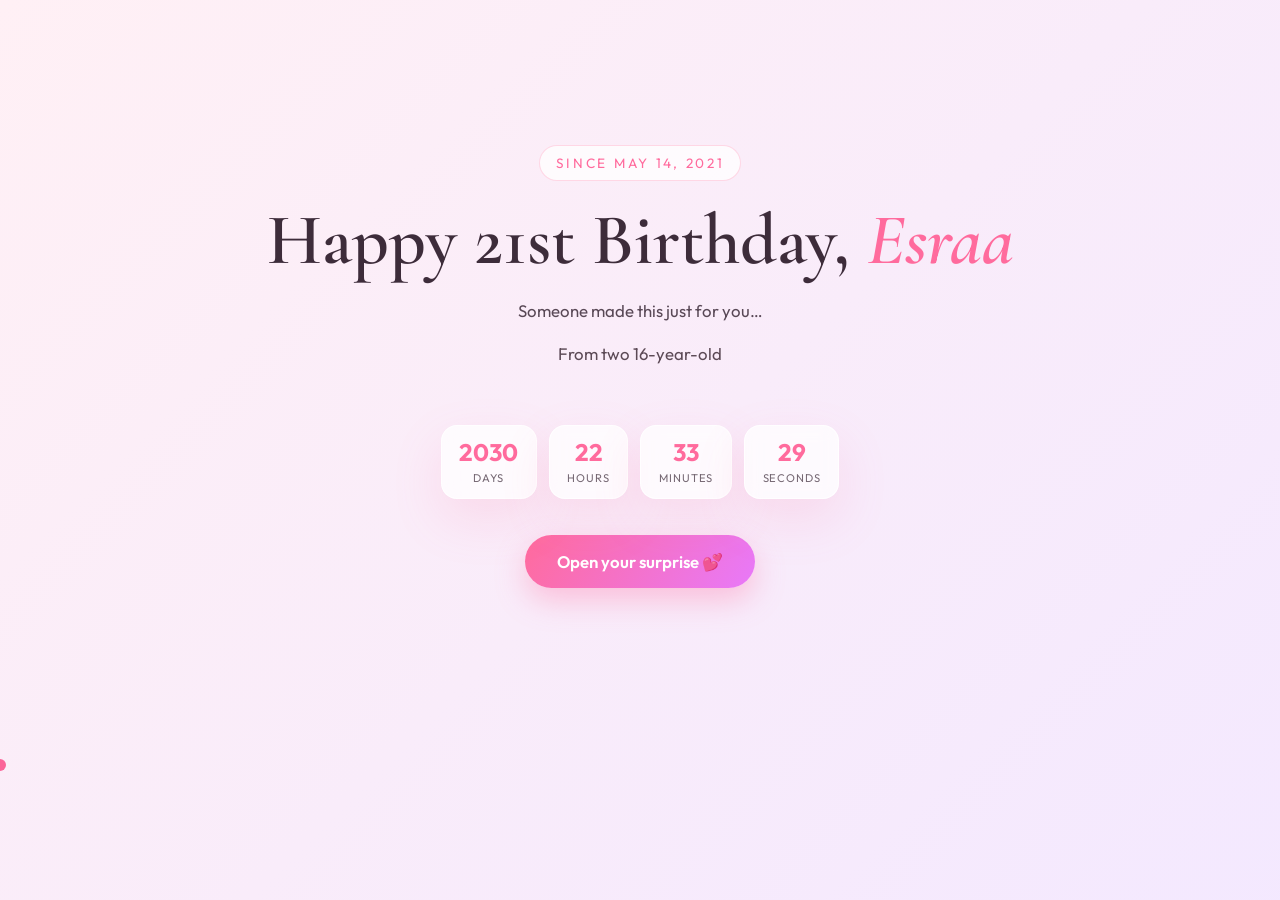
<file: index.html>
<!DOCTYPE html>
<html lang="en">
<head>
  <meta charset="UTF-8">
  <meta name="viewport" content="width=device-width, initial-scale=1.0">
  <meta name="description" content="A birthday surprise made with love.">
  <title>Happy Birthday — Her Name</title>
  <link rel="stylesheet" href="css/style.css">
</head>
<body>
  <div class="confetti-layer" aria-hidden="true"></div>
  <main class="page hero">
    <p class="hero-badge">Since May 14, 2021</p>
    <h1 data-landing-title>Happy 21st Birthday, <span data-her-name>My Love</span></h1>
    <p class="hero-sub" data-landing-sub>Someone made this just for you…</p>
    <p class="typing" data-typing aria-live="polite"></p>
    <div class="counter-box" data-counter aria-label="Time together since we met"></div>
    <button type="button" class="btn" data-enter>Open your surprise</button>
  </main>
  <script src="js/config.js"></script>
  <script src="js/shared.js"></script>
  <script src="js/index.js"></script>
</body>
</html>
</file>
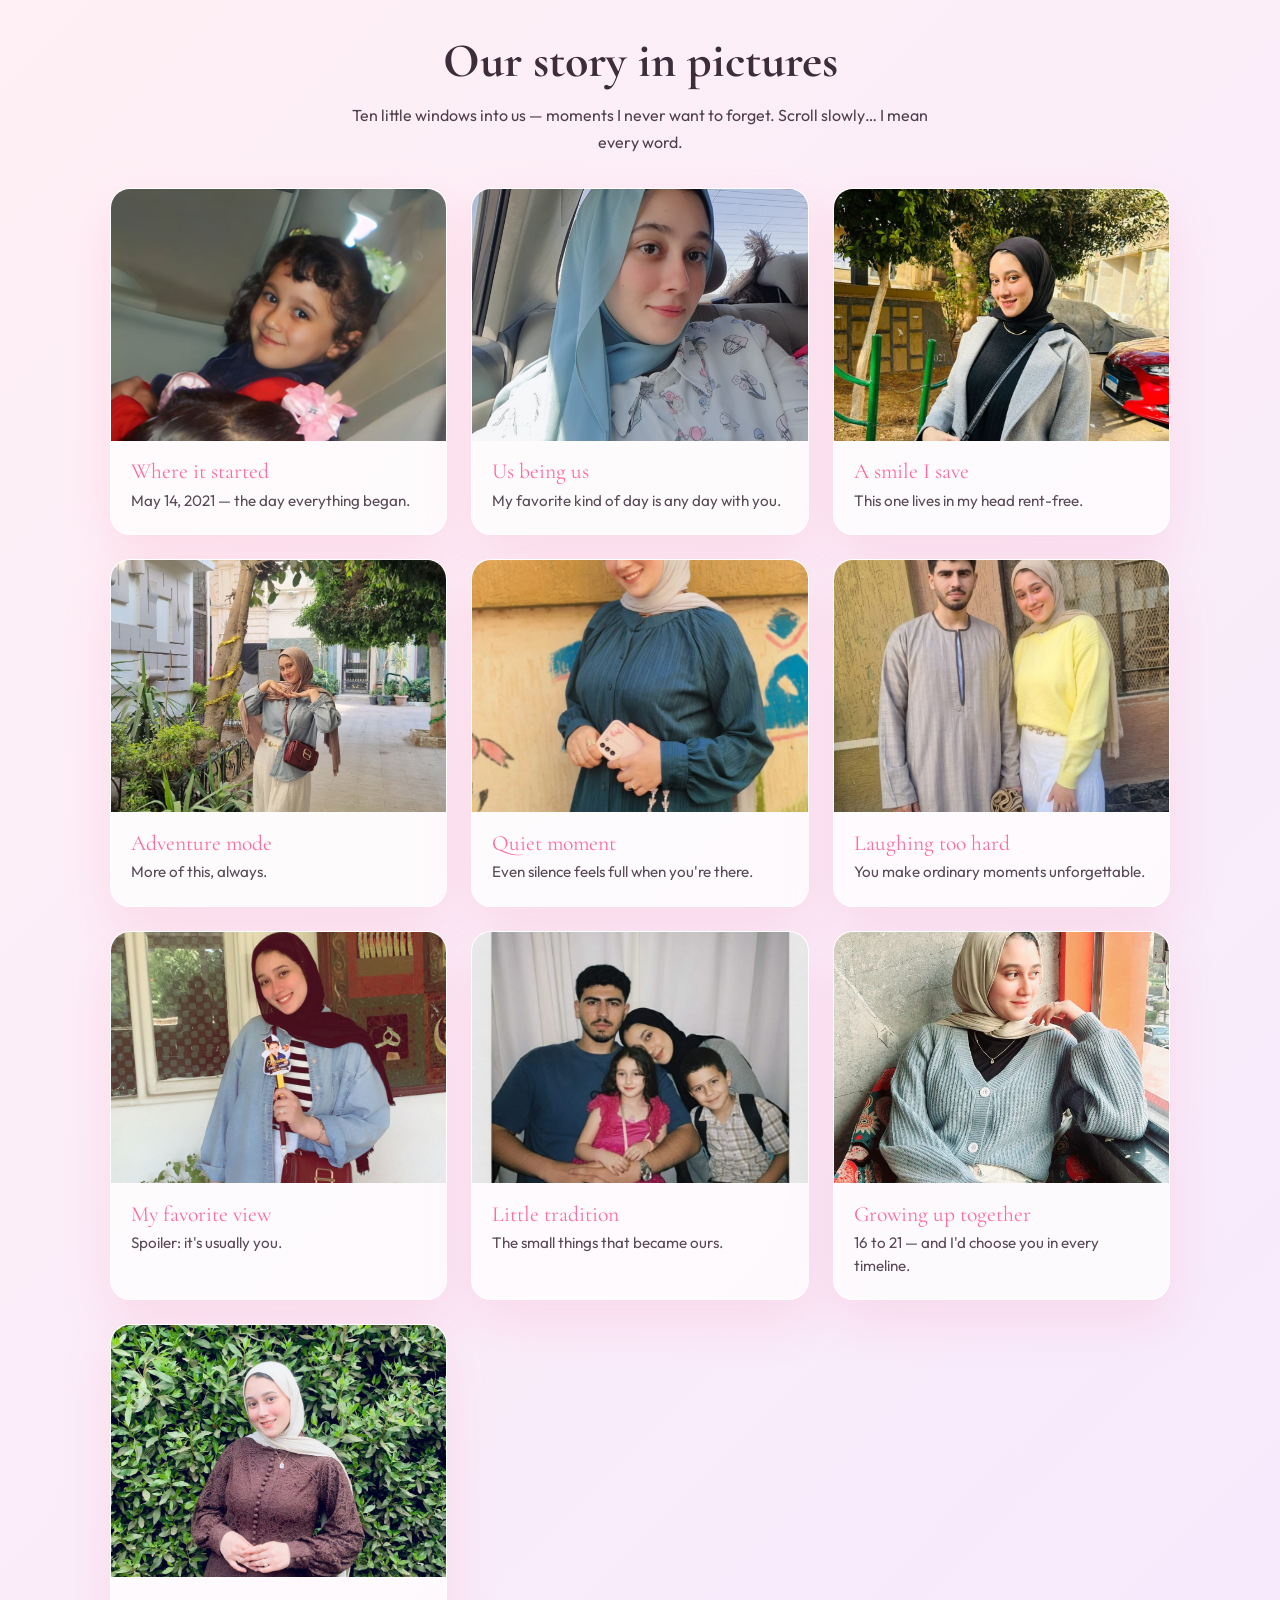
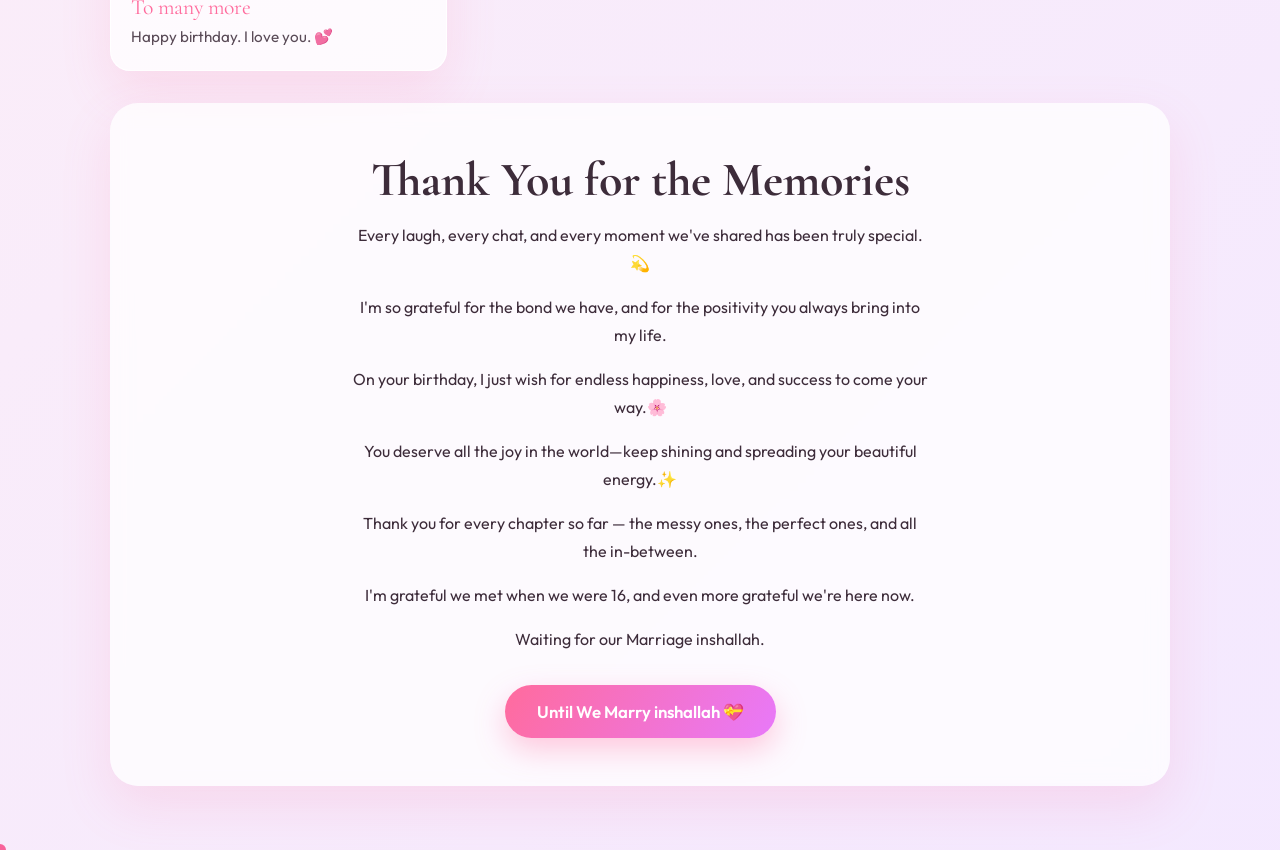
<file: memories.html>
<!DOCTYPE html>
<html lang="en">
<head>
  <meta charset="UTF-8">
  <meta name="viewport" content="width=device-width, initial-scale=1.0">
  <title>Our memories — Her Name</title>
  <link rel="stylesheet" href="css/style.css">
</head>
<body>
  <main class="page">
    <h2 class="section-title" data-memories-heading>Our story in pictures</h2>
    <p class="section-intro" data-memories-intro></p>
    <div class="gallery" data-gallery></div>
    <section class="closing">
      <h2 class="section-title" data-closing-title></h2>
      <div data-closing-paras></div>
      <button type="button" class="btn" data-closing-btn></button>
      <p class="final-heart is-hidden" data-final-line aria-hidden="true"></p>
    </section>
  </main>
  <script src="js/config.js"></script>
  <script src="js/shared.js"></script>
  <script src="js/memories.js"></script>
</body>
</html>
</file>
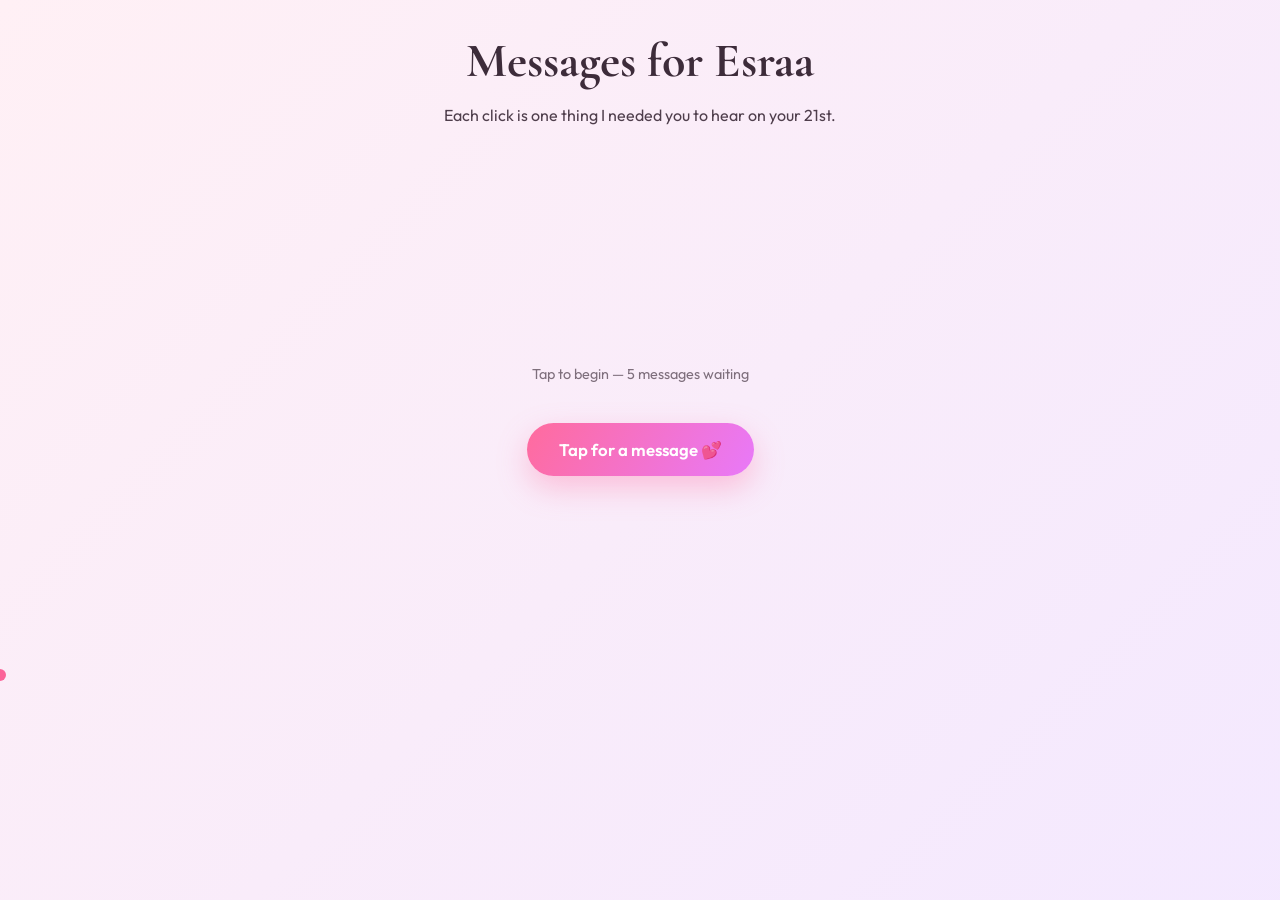
<file: reasons.html>
<!DOCTYPE html>
<html lang="en">
<head>
  <meta charset="UTF-8">
  <meta name="viewport" content="width=device-width, initial-scale=1.0">
  <title>For you — Her Name</title>
  <link rel="stylesheet" href="css/style.css">
</head>
<body>
  <main class="page">
    <h2 class="section-title">Messages for <span data-her-name>My Love</span></h2>
    <p class="section-intro">Each click is one thing I needed you to hear on your 21st.</p>
    <div class="reasons-wrap">
      <div class="reason-stack" data-reason-stack aria-live="polite"></div>
      <p class="reason-progress" data-reason-progress></p>
      <button type="button" class="btn" data-next-reason>Tap for a message 💕</button>
    </div>
  </main>
  <script src="js/config.js"></script>
  <script src="js/shared.js"></script>
  <script src="js/reasons.js"></script>
</body>
</html>
</file>
<file: css/style.css>
@import url("https://fonts.googleapis.com/css2?family=Cormorant+Garamond:ital,wght@0,600;1,600&family=Outfit:wght@300;400;600&display=swap");

:root {
  --pink: #ff6b9d;
  --pink-soft: #ffd6e5;
  --lavender: #c4b5fd;
  --cream: #fff8f5;
  --ink: #3d2c3a;
  --glass: rgba(255, 255, 255, 0.75);
  --shadow: 0 20px 50px rgba(255, 107, 157, 0.15);
}

*,
*::before,
*::after {
  box-sizing: border-box;
  margin: 0;
  padding: 0;
}

html {
  scroll-behavior: smooth;
}

body {
  min-height: 100vh;
  font-family: "Outfit", system-ui, sans-serif;
  color: var(--ink);
  background: linear-gradient(135deg, #fff0f5 0%, #f3e8ff 35%, #ffe4ec 70%, #fff8f5 100%);
  background-size: 300% 300%;
  animation: sky 18s ease infinite;
  overflow-x: hidden;
}

@keyframes sky {
  0%,
  100% {
    background-position: 0% 50%;
  }
  50% {
    background-position: 100% 50%;
  }
}

@media (pointer: fine) {
  body.has-custom-cursor {
    cursor: none;
  }
}

.cursor-dot {
  display: none;
  width: 12px;
  height: 12px;
  border-radius: 50%;
  background: var(--pink);
  position: fixed;
  pointer-events: none;
  z-index: 9999;
  mix-blend-mode: multiply;
  transform: translate(-50%, -50%);
}

@media (pointer: fine) {
  .cursor-dot {
    display: block;
  }
}

.page {
  position: relative;
  z-index: 1;
  max-width: 1100px;
  margin: 0 auto;
  padding: 2rem 1.25rem 4rem;
}

.hero {
  min-height: 85vh;
  display: flex;
  flex-direction: column;
  align-items: center;
  justify-content: center;
  text-align: center;
  gap: 1.25rem;
}

.hero-badge {
  font-size: 0.85rem;
  letter-spacing: 0.2em;
  text-transform: uppercase;
  color: var(--pink);
  background: var(--glass);
  padding: 0.5rem 1rem;
  border-radius: 999px;
  border: 1px solid rgba(255, 107, 157, 0.25);
}

.hero h1 {
  font-family: "Cormorant Garamond", Georgia, serif;
  font-size: clamp(2.5rem, 8vw, 4.5rem);
  font-weight: 600;
  line-height: 1.1;
  color: var(--ink);
}

.hero h1 span {
  color: var(--pink);
  font-style: italic;
}

.hero-sub {
  font-size: 1.05rem;
  opacity: 0.85;
  max-width: 28rem;
}

.typing {
  min-height: 3.5rem;
  font-size: 1.05rem;
  max-width: 32rem;
  line-height: 1.6;
  color: #5c4a56;
}

.counter-box {
  display: flex;
  flex-wrap: wrap;
  gap: 0.75rem;
  justify-content: center;
  margin-top: 0.5rem;
}

.counter-item {
  background: var(--glass);
  backdrop-filter: blur(8px);
  border-radius: 16px;
  padding: 0.75rem 1.1rem;
  min-width: 4.5rem;
  box-shadow: var(--shadow);
  border: 1px solid rgba(255, 255, 255, 0.8);
}

.counter-item strong {
  display: block;
  font-size: 1.5rem;
  color: var(--pink);
  line-height: 1.2;
}

.counter-item span {
  font-size: 0.7rem;
  text-transform: uppercase;
  letter-spacing: 0.08em;
  opacity: 0.7;
}

.btn {
  display: inline-flex;
  align-items: center;
  justify-content: center;
  gap: 0.5rem;
  margin-top: 1rem;
  padding: 1rem 2rem;
  font-size: 1.05rem;
  font-family: inherit;
  font-weight: 600;
  color: #fff;
  background: linear-gradient(120deg, var(--pink), #e879f9);
  border: none;
  border-radius: 999px;
  cursor: pointer;
  text-decoration: none;
  box-shadow: 0 12px 30px rgba(255, 107, 157, 0.35);
  transition: transform 0.25s ease, box-shadow 0.25s ease;
}

.btn:hover {
  transform: translateY(-3px) scale(1.02);
  box-shadow: 0 16px 40px rgba(255, 107, 157, 0.45);
}

.btn-ghost {
  background: transparent;
  color: var(--pink);
  border: 2px solid rgba(255, 107, 157, 0.4);
  box-shadow: none;
}

.section-title {
  font-family: "Cormorant Garamond", Georgia, serif;
  font-size: clamp(2rem, 5vw, 3rem);
  text-align: center;
  margin-bottom: 0.75rem;
  color: var(--ink);
}

.section-intro {
  text-align: center;
  max-width: 36rem;
  margin: 0 auto 2rem;
  line-height: 1.7;
  opacity: 0.9;
}

.reasons-wrap {
  display: flex;
  flex-direction: column;
  align-items: center;
  gap: 1.5rem;
  min-height: 50vh;
}

.reason-stack {
  width: 100%;
  max-width: 520px;
  min-height: 180px;
}

.reason-card {
  background: var(--glass);
  backdrop-filter: blur(10px);
  border-radius: 24px;
  padding: 2rem;
  box-shadow: var(--shadow);
  border: 1px solid rgba(255, 255, 255, 0.9);
  font-size: 1.15rem;
  line-height: 1.65;
  animation: cardIn 0.6s ease;
}

@keyframes cardIn {
  from {
    opacity: 0;
    transform: translateY(20px);
  }
  to {
    opacity: 1;
    transform: translateY(0);
  }
}

.reason-progress {
  font-size: 0.9rem;
  opacity: 0.65;
}

.gallery {
  display: grid;
  grid-template-columns: repeat(auto-fill, minmax(280px, 1fr));
  gap: 1.5rem;
}

.memory-card {
  background: var(--glass);
  border-radius: 20px;
  overflow: hidden;
  box-shadow: var(--shadow);
  border: 1px solid rgba(255, 255, 255, 0.85);
  transition: transform 0.35s ease;
}

.memory-card:hover {
  transform: translateY(-6px);
}

.memory-img-wrap {
  aspect-ratio: 4 / 3;
  background: linear-gradient(145deg, var(--pink-soft), #ede9fe);
  display: flex;
  align-items: center;
  justify-content: center;
  overflow: hidden;
  position: relative;
}

.memory-img-wrap img {
  width: 100%;
  height: 100%;
  object-fit: cover;
}

.memory-img-wrap img.is-missing {
  display: none;
}

.placeholder-label {
  position: absolute;
  inset: 0;
  display: flex;
  flex-direction: column;
  align-items: center;
  justify-content: center;
  padding: 1rem;
  text-align: center;
  font-size: 0.85rem;
  color: #7c6b78;
  gap: 0.35rem;
}

.memory-body {
  padding: 1.1rem 1.25rem 1.35rem;
}

.memory-caption {
  font-family: "Cormorant Garamond", Georgia, serif;
  font-size: 1.35rem;
  color: var(--pink);
  margin-bottom: 0.35rem;
}

.memory-note {
  font-size: 0.95rem;
  line-height: 1.5;
  opacity: 0.85;
}

.closing {
  text-align: center;
  padding: 3rem 1rem;
  margin-top: 2rem;
  background: var(--glass);
  border-radius: 28px;
  backdrop-filter: blur(10px);
  box-shadow: var(--shadow);
}

.closing p {
  max-width: 36rem;
  margin: 0 auto 1rem;
  line-height: 1.75;
}

.final-heart {
  font-family: "Cormorant Garamond", Georgia, serif;
  font-size: clamp(1.75rem, 4vw, 2.5rem);
  color: var(--pink);
  margin-top: 1.5rem;
  animation: pulse 2s ease infinite;
}

.final-heart.is-hidden {
  display: none;
}

.final-heart.is-visible {
  display: block;
  animation: cardIn 0.8s ease, pulse 2s ease 0.8s infinite;
}

.btn.is-used {
  opacity: 0.6;
  pointer-events: none;
  transform: none;
}

@keyframes pulse {
  0%,
  100% {
    transform: scale(1);
  }
  50% {
    transform: scale(1.04);
  }
}

.confetti-layer {
  position: fixed;
  inset: 0;
  pointer-events: none;
  z-index: 0;
  overflow: hidden;
}

.float-emoji {
  position: fixed;
  pointer-events: none;
  z-index: 0;
  opacity: 0.5;
  animation: floatUp linear forwards;
}

@keyframes floatUp {
  to {
    transform: translateY(-110vh) rotate(360deg);
    opacity: 0;
  }
}

.fade-out {
  animation: fadeOut 0.8s ease forwards;
}

@keyframes fadeOut {
  to {
    opacity: 0;
  }
}

@media (max-width: 600px) {
  .hero {
    min-height: 75vh;
  }
  .counter-item strong {
    font-size: 1.25rem;
  }
}
</file>
